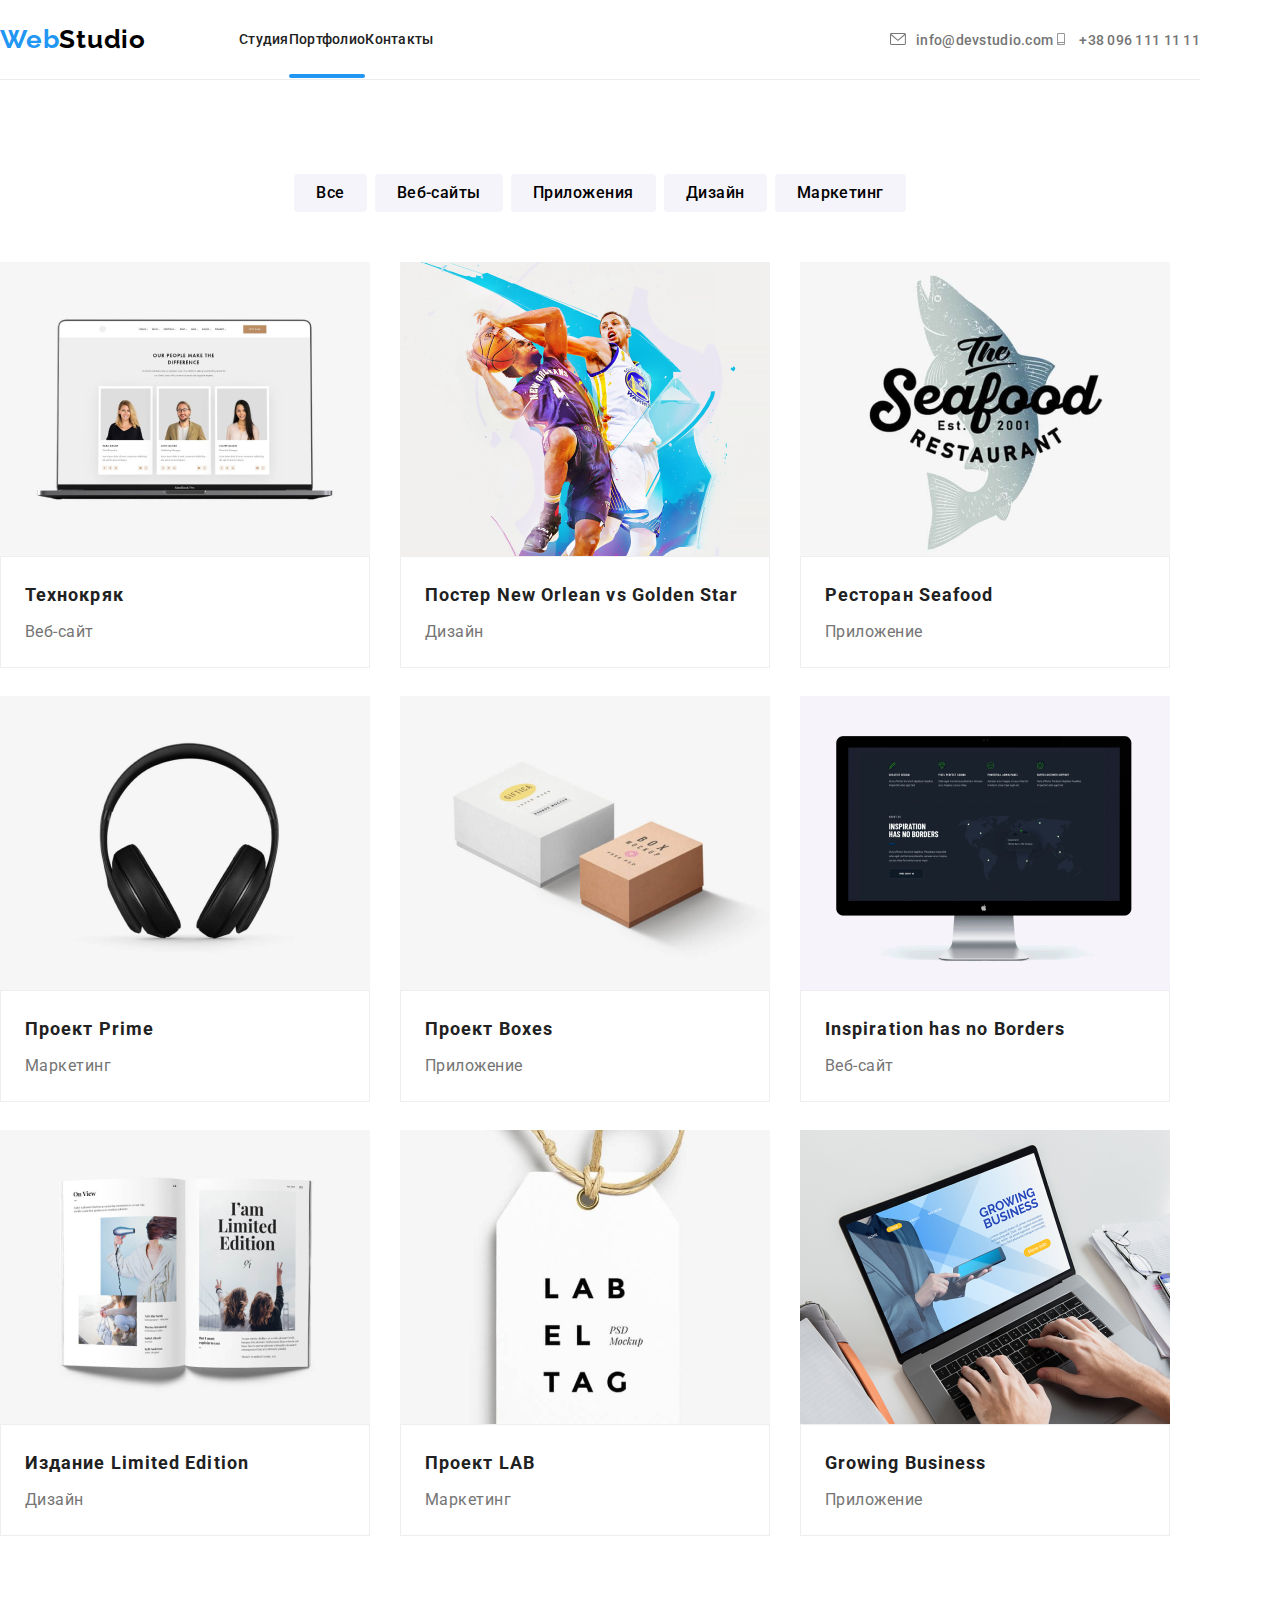
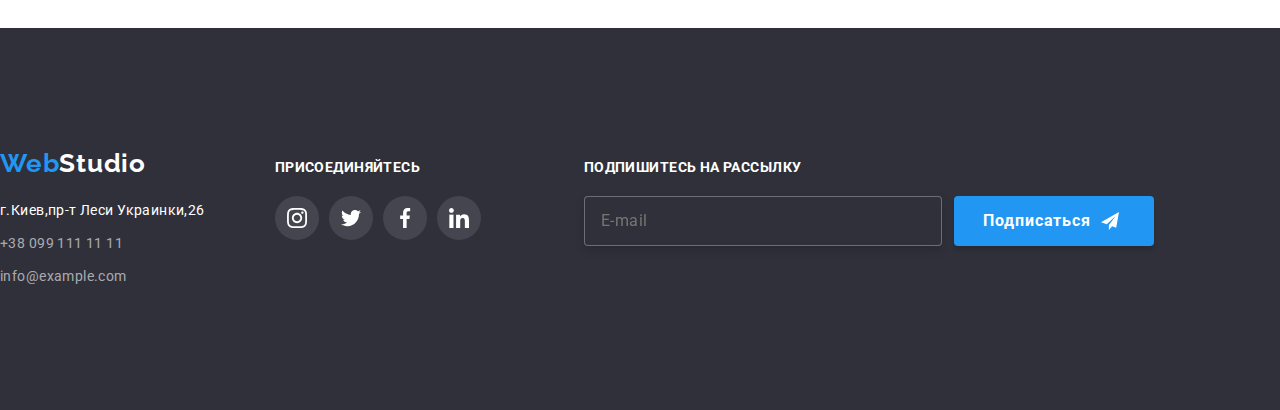
<file: portfolio.html>
<!DOCTYPE html>
<html lang="ru">

<head>
    <meta charset="UTF-8">
    <meta name="viewport" content="width=device-width, initial-scale=1.0">
    <title>Webstudio</title>
    <link rel="stylesheet" href="https://cdnjs.cloudflare.com/ajax/libs/modern-normalize/1.0.0/modern-normalize.min.css">
    <link rel="preconnect" href="https://fonts.gstatic.com">
    <link rel="stylesheet" href="https://fonts.googleapis.com/css2?family=Raleway:wght@700&family=Roboto:wght@400;500;700;900&display=swap">
    <link rel="stylesheet" href="./css/main.min.css">
</head>

<body>
    <header class="header">
        <div class="container">
        <nav class="navigation">
            <a class="logo" href="index.html" aria-label="логотип сайта"><span class="logo-web">Web</span><span class="logo-studio">Studio</span></a>
            <ul class="navigation-list">
                <li class="navigation-list-item">
                    <a class="link" href="./index.html">Студия</a>
                </li>
                <li class="navigation-list-item">
                    <a class="link is-current" href="./portfolio.html">Портфолио</a>
                </li>
                <li class="navigation-list-item">
                    <a class="link" href="#">Контакты</a>
                </li>
            </ul>
        </nav>
            <ul class="contact-list">
                <li class="contact-list-item">
                    <a class="contact-header-mail" href="mailto:info@devstudio.com">
                   <svg class="icon-contacts" width="16" height="12">
                       <use href="./images/sprite.svg#icon-envelope"></use>
                   </svg> 
                    info@devstudio.com</a>
                </li>
                <li class="contact-list-item">
                    <a class="contact-header-tel" href="tel:+380961111111">
                    <svg class="icon-contacts" width="16" height="12">
                        <use href="./images/sprite.svg#icon-smartphone"></use>
                    </svg> 
                    +38 096 111 11 11</a>
                </li>
            </ul>
    </div>
    </header>
    <!--Образцы работ-->
    <section class="portfolio section">
        <div class="container">
        <h1 class="visually-hidden">Портфолио работ</h1>
    <ul class="button-list">
    <li class="button-list-item">
            <button class="filtr-btn" type="button">Все</button>
    </li>
    <li class="button-list-item">
            <button class="filtr-btn" type="button">Веб-сайты</button>
    </li>
    <li class="button-list-item">
            <button class="filtr-btn" type="button">Приложения</button>
    </li>
    <li class="button-list-item">
            <button class="filtr-btn" type="button">Дизайн</button>
    </li>
    <li class="button-list-item">
            <button class="filtr-btn" type="button">Маркетинг</button>
    </li>
    </ul>
    
        <ul class="portfolio-list">
        <li class="portfolio-list-item">
            <a class="portfolio-list-link" href=""> <div class="overbox"><img src="./images/project1.png" alt="страница сайта">
                <p class="overlay-text">Технокряк это современная площадка распространения коронавируса. Компании используют эту платформу для цифрового шпионажа и атак на защищённые сервера конкурентов.</p>
            </div>
                <div class="portfolio-list-wrapper">
            <h2 class="portfolio-title">Технокряк</h2>
            <p class="portfolio-description">Веб-сайт</p>
        </div>
        </a>
            </li>
        <li class="portfolio-list-item">
            <a class="portfolio-list-link" href=""><div class="overbox"><img src="./images/project2.png" alt="постер с баскетболистами">
                <p class="overlay-text">Технокряк это современная площадка распространения коронавируса. Компании используют эту платформу для цифрового шпионажа и атак на защищённые сервера конкурентов.</p>
            </div>
                <div class="portfolio-list-wrapper">
            <h2 class="portfolio-title">Постер New Orlean vs Golden Star</h2>
            <p class="portfolio-description">Дизайн</p> 
        </div>
        </a>
        </li>
        <li class="portfolio-list-item">
            <a class="portfolio-list-link" href=""><div class="overbox"><img src="./images/project3.png" alt="логотип ресторана">
                <p class="overlay-text">Технокряк это современная площадка распространения коронавируса. Компании используют эту платформу для цифрового шпионажа и атак на защищённые сервера конкурентов.</p>
            </div>
                <div class="portfolio-list-wrapper">
            <h2 class="portfolio-title">Ресторан Seafood</h2>
            <p class="portfolio-description">Приложение</p>
        </div>
        </a>
        </li>
        <li class="portfolio-list-item">
            <a class="portfolio-list-link" href=""><div class="overbox"><img src="./images/project4.png" alt="наушники">
                <p class="overlay-text">Технокряк это современная площадка распространения коронавируса. Компании используют эту платформу для цифрового шпионажа и атак на защищённые сервера конкурентов.</p>
            </div>
                <div class="portfolio-list-wrapper">
            <h2 class="portfolio-title">Проект Prime</h2>
            <p class="portfolio-description">Маркетинг</p>
        </div>
        </a>
        </li>
        <li class="portfolio-list-item">
            <a class="portfolio-list-link" href=""><div class="overbox"><img src="./images/project5.png" alt="коробки">
                <p class="overlay-text">Технокряк это современная площадка распространения коронавируса. Компании используют эту платформу для цифрового шпионажа и атак на защищённые сервера конкурентов.</p>
            </div>
                <div class="portfolio-list-wrapper">
            <h2 class="portfolio-title">Проект Boxes</h2>
            <p class="portfolio-description">Приложение</p>
        </div>
        </a>
        </li>
        <li class="portfolio-list-item">
            <a class="portfolio-list-link" href=""><div class="overbox"><img src="./images/project6.png" alt="монитор">
            <p class="overlay-text">Технокряк это современная площадка распространения коронавируса. Компании используют эту платформу для цифрового шпионажа и атак на защищённые сервера конкурентов.</p>
            </div>
                <div class="portfolio-list-wrapper">
            <h2 class="portfolio-title">Inspiration has no Borders</h2>
            <p class="portfolio-description">Веб-сайт</p>
        </div>
        </a>
        </li>  
        <li class="portfolio-list-item">
                <a class="portfolio-list-link" href=""><div class="overbox"><img src="./images/project7.png" alt="журнал">
                <p class="overlay-text">Технокряк это современная площадка распространения коронавируса. Компании используют эту платформу для цифрового шпионажа и атак на защищённые сервера конкурентов.</p>
                </div>
                    <div class="portfolio-list-wrapper">
            <h2 class="portfolio-title">Издание Limited Edition</h2>
            <p class="portfolio-description">Дизайн</p>
        </div>
    </a>
        </li>
        <li class="portfolio-list-item">
            <a class="portfolio-list-link" href=""><div class="overbox"><img src="./images/project8.png" alt="лейбл">
            <p class="overlay-text">Технокряк это современная площадка распространения коронавируса. Компании используют эту платформу для цифрового шпионажа и атак на защищённые сервера конкурентов.</p>
            </div>
                <div class="portfolio-list-wrapper">
            <h2 class="portfolio-title">Проект LAB</h2>
            <p class="portfolio-description">Маркетинг</p>
        </div>
        </a>
        </li>
        <li class="portfolio-list-item">
            <a class="portfolio-list-link" href=""><div class="overbox"><img src="./images/project9.png" alt="ноутбук"> 
                <p class="overlay-text">Технокряк это современная площадка распространения коронавируса. Компании используют эту платформу для цифрового шпионажа и атак на защищённые сервера конкурентов.</p>
            </div>
                <div class="portfolio-list-wrapper">
            <h2 class="portfolio-title">Growing Business</h2>
            <p class="portfolio-description">Приложение</p>
            </div>
    </a>
        </li>
        </ul>
    </div>
    </section>
    <footer class="footer">
        <div class="container">
            <div class="adress-data">
        <a class="logo" href="index.html" aria-label="логотип сайта"><span class="logo-web">Web</span><span class="footer-logo-studio">Studio</span></a>
            <address class="contact">
            <ul class="footer-list">
                <li class="footer-list-item">
                    <a class="contact-footer-map" href="https://goo.gl/maps/qUGpPfvDJCCiq8hw5" target="_blank">г.Киев,пр-т Леси Украинки,26</a>
                </li>
                <li class="footer-list-item">
                    <a class="contact-footer-tel" href="tel:+380991111111">+38 099 111 11 11</a>
                </li>
                <li class="footer-list-it">
                    <a class="contact-footer-mail" href="mailto:info@example.com">info@example.com</a>
                </li>
            </ul>
        </address>
    </div>
        <div class="social_links">
            <h2 class="social-links-title">Присоединяйтесь</h2>
            <ul class="social__list">
                <li class="social-list__item">
                    <a href="" class="social-list__link">
                        <svg class="social-list__icon" width="20" height="20">
                            <use href="./images/sprite.svg#icon-instagram"></use>
                        </svg>
                    </a>
                </li>
                <li class="social-list__item">
                    <a href="" class="social-list__link">
                        <svg class="social-list__icon" width="20" height="20">
                            <use href="./images/sprite.svg#icon-twitter"></use>
                        </svg>
                    </a>
                </li>
                <li class="social-list__item">
                    <a href="" class="social-list__link">
                        <svg class="social-list__icon" width="20" height="20">
                            <use href="./images/sprite.svg#icon-facebook"></use>
                        </svg>
                    </a>
                </li>
                <li class="social-list__item">
                    <a href=""  class="social-list__link">
                        <svg class="social-list__icon" width="20" height="20">
                            <use href="./images/sprite.svg#icon-linkedin"></use>
                        </svg>
                    </a>
                </li>
            </ul>
        </div>
        <div class="mailing-box">
            <p class="mailing-title">Подпишитесь на рассылку</p>  
             <form action="#" class="mailing-form">
                <label for="mail" class="form-label">
                <input type="email" class="form-input" name="mail" id="mail" placeholder="E-mail"></label>
                <button class="send-button" type="submit">Подписаться
                <svg class="mailing-icon" width="24" height="24">
                    <use href="./images/sprite.svg#icon-send"></use>
                          </svg> 
                        </button>
                        </form>
                    </div>
    </footer>
</body>

</html>
</file>
<file: css/main.min.css>
.visually-hidden{position:absolute;width:1px;height:1px;margin:-1px;border:0;padding:0;white-space:nowrap;clip-path:inset(100%);clip:rect(0 0 0 0);overflow:hidden}:root{--accent-color: #2196f3;--second-color: #ffffff;--text-color: #757575;--title-color: #212121;--background-color: #2f303a;--second-background: #f5f4fa;--icon-color: #afb1b8;--black-color: #000;--header-bottom: #ececec;--portfolio-wrapper: #eeeeee;--main-font: "Roboto", sans-serif;--second-font: "Raleway", sans-serif;--time-function: cubic-bezier(0.4, 0, 0.2, 1)}body{font-family:var(--main-font)}.contact{font-style:normal}a{text-decoration:none}h1,h2,h3,h4,h5,h6{margin:0}ul{margin:0;padding:0;list-style:none}p{margin:0}img{display:block}.container{width:100%}@media screen and (min-width: 480px){.container{max-width:480px}}@media screen and (min-width: 768px){.container{max-width:768px}}@media screen and (min-width: 1200px){.container{max-width:1200px}}.section{padding:94px 0px}.backdrop{position:fixed;left:0;top:0;width:100%;height:100%;background-color:rgba(0,0,0,0.2);transition:transform 250ms var(--time-function)}.modal{position:absolute;top:50%;left:50%;transform:translate(-50%, -50%) scale(1);width:528px;min-height:581px;background-color:var(--second-color);padding:40px;transition:transform 250ms var(--time-function)}.backdrop.is-hidden .modal{transform:translate(-50%, -50%) scale(0)}.close-btn{position:absolute;top:8px;right:8px;width:30px;height:30px;background-color:var(--second-color);border:1px solid rgba(0,0,0,0.1);border-radius:50%;cursor:pointer;display:flex;align-items:center;justify-content:center}.is-hidden{opacity:0;visibility:hidden;pointer-events:none}.modal-form{display:flex;flex-direction:column}.form-input-field{width:100%;height:40px;padding-left:42px;border:1px solid rgba(33,33,33,0.2);border-radius:4px;transition:border-color 250ms var(--time-function)}.form-input-field:focus{outline:none;border-color:var(--accent-color)}.form-title{font-family:var(--main-font);font-weight:700;font-size:20px;line-height:1.15;text-align:center;letter-spacing:0.03em;margin-bottom:12px}.send-btn{width:200px;height:50px;background:var(--accent-color);box-shadow:0px 4px 4px rgba(0,0,0,0.15);border-radius:4px;color:var(--second-color);font-family:var(--main-font);font-weight:700;font-size:16px;line-height:1.15;letter-spacing:0.06em;margin:0 auto;transition:all 250ms var(--time-function)}.form-label{font-family:var(--main-font);font-weight:400;font-size:12px;line-height:1.16;letter-spacing:0.01em;color:var(--text-color);margin-bottom:10px}.form-icon{position:absolute;top:50%;left:12px;transform:translateY(-50%);transition:fill 250ms var(--time-function)}.form-input-field:focus+.form-icon{fill:var(--accent-color)}.form-wrapper{position:relative;display:block;margin-top:4px}.modal-form-message{width:100%;height:120px;border:1px solid rgba(33,33,33,0.2);border-radius:4px;padding:12px 16px;resize:none;font-family:var(--main-font);font-weight:400;font-size:14px;line-height:1.14;letter-spacing:0.01em;margin-top:4px;margin-bottom:20px}.modal-form-message:focus{outline:none;border-color:var(--accent-color);transition:border-color 250ms var(--time-function)}.modal-form-message:focus::placeholder{color:rgba(117,117,117,0.5)}.text-label{font-family:var(--main-font);font-weight:400;font-size:12px;line-height:1.16;letter-spacing:0.01em;color:var(--text-color)}.policy-link{color:var(--accent-color);text-decoration:underline;text-decoration-color:var(--accent-color);text-decoration-skip-ink:none}.policy-form-text{display:flex;text-align:center;align-items:center;justify-content:center;font-weight:400;font-size:14px;line-height:1.71;letter-spacing:0.03em;margin-bottom:30px;color:var(--text-color)}.policy-form-text::before{content:"";display:inline-block;width:16px;height:15px;border:2px solid var(--black-color);border-radius:2px;margin-right:8px}.policy-form-inp:checked+.policy-form-text::before{background-color:var(--accent-color);border-color:var(--accent-color);background-image:url("../sprite/check.svg")}.form-input{width:358px;height:50px;padding:15px 16px;font-family:var(--main-font);font-weight:400;font-size:16px;line-height:1.25;letter-spacing:0.03em;color:rgba(255,255,255,0.6);background:var(--background-color);border:1px solid rgba(255,255,255,0.3);box-sizing:border-box;filter:drop-shadow(0px 4px 4px rgba(0,0,0,0.15));border-radius:4px}.send-button{width:200px;height:50px;background-color:var(--accent-color);box-shadow:0px 4px 4px rgba(0,0,0,0.15);border-radius:4px;font-weight:700;font-size:16px;line-height:1.875;display:flex;text-align:center;align-items:center;letter-spacing:0.06em;color:var(--second-color);border:none;cursor:pointer;margin-left:12px;padding-top:10px;padding-bottom:10px;padding-left:29px;padding-right:28px;transition:all 250ms var(--time-function)}.mailing-icon{fill:var(--second-color);width:18px;height:18px;margin-left:10px}.logo{font-family:var(--second-font);font-weight:700;font-size:26px;line-height:1.192;letter-spacing:0.03em}.logo-web{color:var(--accent-color)}.logo-studio{color:var(--black-color)}.link,.contact-header-tel,.contact-header-mail{font-family:var(--main-font);font-weight:500;font-size:14px;line-height:1.142;letter-spacing:0.02em;color:var(--title-color);transition:color 250ms var(--time-function)}.link{position:relative}.link:hover,.link:focus{color:var(--accent-color)}.is-current::after{content:"";width:100%;height:4px;background:var(--accent-color);border-radius:2px;position:absolute;bottom:-31px;left:0}.navigation-list .link .is-current{color:var(--accent-color)}.contact-header-tel{color:var(--text-color);display:flex;align-items:center}.contact-header-tel:hover,.contact-header-tel:focus{color:var(--accent-color)}.contact-header-mail{color:var(--text-color);display:flex;align-items:center}.contact-header-mail:hover,.contact-header-mail:focus{color:var(--accent-color)}.navigation{display:flex;align-items:center}.navigation-list{display:flex}.contact-list{display:flex}.contact-list-item{display:flex;align-items:center;justify-content:center}.header .logo{margin-right:93px}.header .contact-list{margin-left:auto}.header .container{display:flex;align-items:center;justify-content:center;padding-top:24px;padding-bottom:24px;border-bottom:1px solid var(--header-bottom)}.icon-contacts{margin-right:10px;fill:var(--text-color);transition:fill 250ms var(--time-function)}.contact-header-mail:focus .icon-contacts,.contact-header-mail:hover .icon-contacts,.contact-header-tel:hover .icon-contacts,.contact-header-tel:focus .icon-contacts{fill:var(--accent-color)}.hero{padding-top:118px;padding-bottom:118px;background-image:linear-gradient(rgba(47,48,58,0.4), rgba(47,48,58,0.4)),url("../images/h_mob1x.jpg");background-repeat:no-repeat;background-position:center top;background-size:480px 400px}@media screen and (min-device-pixel-ratio: 2) and (min-width: 320px) and (max-width: 767px), screen and (min-resolution: 192dpi) and (min-width: 320px) and (max-width: 767px), screen and (min-resolution: 2dppx) and (min-width: 320px) and (max-width: 767px){.hero{background-image:linear-gradient(rgba(47,48,58,0.4), rgba(47,48,58,0.4)),url("../images/h_mob2x.jpg");background-repeat:no-repeat;background-position:center}}.main-title{font-family:var(--main-font);font-weight:900;font-size:26px;line-height:1.615;letter-spacing:0.06em;text-transform:uppercase;color:var(--second-color);margin-bottom:30px}.modal-btn{min-width:200px;height:50px;background:var(--accent-color);box-shadow:0px 4px 4px rgba(0,0,0,0.15);border-radius:4px;font-weight:700;font-size:16px;line-height:1.875;display:flex;text-align:center;align-items:center;letter-spacing:0.06em;cursor:pointer;padding:10px 32px;margin:auto;color:var(--second-color)}.hero-list{display:flex;flex-direction:column;align-items:center;text-align:center}.hero{margin-bottom:78px}@media screen and (min-width: 768px) and (max-width: 1199px){.hero{background-image:linear-gradient(rgba(47,48,58,0.4), rgba(47,48,58,0.4)),url("../images/h_tab1x.jpg");background-repeat:no-repeat;background-position:center top;background-size:768px 400px}.hero{margin-bottom:60px}}@media screen and (min-device-pixel-ratio: 2) and (min-width: 768px) and (max-width: 1199px), screen and (min-resolution: 192dpi) and (min-width: 768px) and (max-width: 1199px), screen and (min-resolution: 2dppx) and (min-width: 768px) and (max-width: 1199px){.hero{background-image:linear-gradient(rgba(47,48,58,0.4), rgba(47,48,58,0.4)),url("../images/h_tab2x.jpg");background-repeat:no-repeat;background-position:center top;background-size:768px 400px}}@media screen and (min-width: 1200px){.hero{padding-top:200px;padding-bottom:200px;background-image:linear-gradient(rgba(47,48,58,0.4), rgba(47,48,58,0.4)),url("../images/hero_desk-1x.jpg");background-repeat:no-repeat;background-size:1600px 600px}.main-title{max-width:696px;font-size:44px;line-height:1.875}}@media screen and (min-device-pixel-ratio: 2) and (min-width: 1200px), screen and (min-resolution: 192dpi) and (min-width: 1200px), screen and (min-resolution: 2dppx) and (min-width: 1200px){.hero{background-image:linear-gradient(rgba(47,48,58,0.4), rgba(47,48,58,0.4)),url("../images/hero_desk-2x.jpg");background-repeat:no-repeat;background-size:1600px 600px}}@media screen and (min-width: 480px) and (max-width: 767px){.features-list{display:flex;flex-direction:column}.features-list-item{width:450px;height:226px;margin-bottom:30px}.features-title{font-weight:700;font-size:14px;line-height:1.142;letter-spacing:0.03em;text-transform:uppercase;color:var(--title-color);margin-bottom:10px;text-align:center}.features-description{max-width:450px;font-weight:400;font-size:14px;line-height:1.71;letter-spacing:0.03em;color:var(--text-color)}.thumb{width:420px;height:120px;background:var(--second-background);border-radius:4px;margin-bottom:30px;display:flex;justify-content:center;align-items:center}}@media screen and (min-width: 768px) and (max-width: 1199px){.features-list{display:flex;flex-wrap:wrap}.features-list-item{display:block;width:354px;height:251px;margin-bottom:30px;justify-content:center;flex-basis:calc(100%/2 - 30px)}.features-list-item:nth-child(odd){margin-right:30px}.features-title{font-weight:700;font-size:14px;line-height:1.142;letter-spacing:0.03em;text-transform:uppercase;color:var(--title-color);margin-bottom:10px}.features-description{max-width:354px;font-weight:400;font-size:14px;line-height:1.71;letter-spacing:0.03em;color:var(--text-color)}.thumb{width:354px;height:120px;background:var(--second-background);border-radius:4px;margin-bottom:30px;display:flex;justify-content:center;align-items:center}}@media screen and (min-width: 1200px){.features{padding-top:94px;padding-bottom:94px}.features-list{display:flex}.features-item{margin-right:30px}.features-list-item:not(:last-child){margin-right:30px}.features-title{font-weight:700;font-size:14px;line-height:1.142;letter-spacing:0.03em;text-transform:uppercase;color:var(--title-color);margin-bottom:10px}.features-description{max-width:270px;font-weight:400;font-size:14px;line-height:1.71;letter-spacing:0.03em;color:var(--text-color)}.thumb{width:270px;height:120px;background:var(--second-background);border-radius:4px;margin-bottom:30px;display:flex;justify-content:center;align-items:center}}@media screen and (min-width: 480px) and (max-width: 767px){.our-task{display:none}}@media screen and (min-width: 768px) and (max-width: 1199px){.our-task{display:none}}@media screen and (min-width: 1200px){.our-task{padding-bottom:97px}.task .container{margin-bottom:50px}.task-item{display:flex}.task-title{font-weight:700;font-size:36px;line-height:1.166;letter-spacing:0.03em;color:var(--title-color);text-align:center;margin-bottom:50px}.task-item-list{position:relative}.task-item-list:not(:last-child){margin-right:30px}.undertitle{font-family:var(--main-font);font-size:14px;line-height:1.14;font-weight:700;letter-spacing:0.03em;text-transform:uppercase;color:var(--second-color);width:370px;height:70px;background-color:rgba(47,48,58,0.8);position:absolute;bottom:0;left:0;display:flex;text-align:center;align-items:center;justify-content:center}}.team-section{background-color:#f5f4fa;margin-left:auto;margin-right:auto;padding:60px 0px}@media screen and (min-width: 1200px){.team-section{padding:94px 0px}}.team-title{margin-top:0px;margin-bottom:30px;font-weight:700;font-size:28px;line-height:1.18;text-align:center;letter-spacing:0.03em;color:var(--title-color)}@media screen and (min-width: 1200px){.team-title{margin-bottom:50px;font-size:36px}}.team-item{margin-top:0px;padding-left:0px;margin-bottom:0px}@media screen and (min-width: 768px){.team-item{display:flex;flex-wrap:wrap}}.team-item-list{margin-bottom:30px;max-width:450px;font-size:0;background-color:var(--white-color);box-shadow:0px 1px 3px rgba(0,0,0,0.12),0px 1px 1px rgba(0,0,0,0.14),0px 2px 1px rgba(0,0,0,0.2);border-radius:0px 0px 4px 4px;padding-bottom:24px}.team-item-list:last-child{margin-bottom:0}@media screen and (min-width: 768px){.team-item-list{margin-right:30px;width:354px}}@media screen and (min-width: 768px) and (max-width: 1199px){.team-item-list:nth-child(2n){margin-right:0}.team-item-list:nth-last-child(-n+2){margin-bottom:0}}@media screen and (min-width: 1200px){.team-item-list{width:270px;padding-bottom:30px;margin-bottom:0}.team-item-list:last-child{margin-right:0}}.team-name{margin-top:30px;margin-bottom:10px;font-weight:500;font-size:16px;line-height:1.19;text-align:center;letter-spacing:0.03em}.team-designation{margin-top:0px;margin-bottom:16px;font-style:normal;font-weight:400;font-size:16px;line-height:1.19;text-align:center;letter-spacing:0.03em}.social-list{margin:auto;max-width:206px;font-size:0px}.social-list-item{display:inline-flex;margin-left:10px;width:44px;height:44px;border-radius:50%;border:none;color:#afb1b8}.social-list-item:first-child{margin-left:0px}@media screen and (min-width: 1200px){.social-list-item:hover,.social-list-item:focus{background-color:#2196f3;color:#ffffff}}.about--icon{fill:currentColor;margin:auto}.our-customer{background:var(--second-color);padding-bottom:94px;padding-top:94px}.customer-list{display:flex}.customer-list-item:not(:last-child){margin-right:30px}.our-customer-title{font-family:var(--main-font);font-weight:700;font-size:36px;line-height:1.16;text-align:center;letter-spacing:0.03em;color:var(--title-color);margin-bottom:50px}.customer-list-link{display:flex;justify-content:center;align-items:center;width:170px;height:90px;border:1px solid var(--icon-color);box-sizing:border-box;border-radius:4px;background-color:var(--second-color);transition:border-color 250ms var(--time-function)}.customer-list-link:hover,.customer-list-link:focus{border-color:var(--accent-color)}.customer-list-icon{fill:var(--icon-color);transition:fill 250ms var(--time-function)}.customer-list-link:hover .customer-list-icon,.customer-list-link:focus .customer-list-icon{fill:var(--accent-color)}.footer{background-color:var(--background-color);padding-top:60px;padding-bottom:60px;display:flex}.footer .container{display:flex;align-items:baseline}.contact{margin-top:20px}.footer-list-item{flex-direction:column;display:flex}.contact-footer-map{font-weight:400;font-size:14px;line-height:1.714;letter-spacing:0.03em;color:var(--second-color)}.contact-footer-tel,.contact-footer-mail{font-weight:400;font-size:14px;line-height:1.714;letter-spacing:0.03em;color:rgba(255,255,255,0.6)}.contact-footer-tel{margin-top:9px;margin-bottom:9px}.social-list__icon{fill:var(--second-color)}.social_links{display:flex;flex-direction:column;margin-left:70px}.social__list{display:flex;align-items:center;justify-content:center}.social-list__link{display:flex;align-items:center;justify-content:center;width:44px;height:44px;border-radius:50%;background-color:rgba(255,255,255,0.1);margin-right:10px;transition:background-color 250ms var(--time-function)}.social-list__link:focus,.social-list__link:hover{background-color:var(--accent-color)}.social-links-title{font-family:var(--main-font);font-size:14px;font-weight:700;line-height:1.14;letter-spacing:0.03em;text-transform:uppercase;color:var(--second-color);margin-bottom:20px}.mailing-box{margin-top:72px;margin-left:93px;margin-bottom:94px;margin-right:0}.mailing-title{font-family:var(--main-font);font-weight:700;font-size:14px;line-height:1.14;letter-spacing:0.03em;text-transform:uppercase;color:var(--second-color);margin-bottom:20px}.mailing-form{display:flex}.button-list{display:flex;margin-bottom:50px;height:38px;justify-content:center}.button-list-item:not(:last-child){margin-right:8px}.filtr-btn{font-family:var(--main-font);height:38px;background:var(--second-background);border:none;padding:6px 22px;border-radius:4px;cursor:pointer;font-weight:500;font-size:16px;line-height:1.625;text-align:center;letter-spacing:0.03em;transition:background-color 250ms var(--time-function),color 250ms var(--time-function),box-shadow 250ms var(--time-function)}.filtr-btn:hover,.filtr-btn:focus{background-color:var(--accent-color);color:var(--second-color);box-shadow:0px 3px 1px rgba(0,0,0,0.1),0px 1px 2px rgba(0,0,0,0.08),0px 2px 2px rgba(0,0,0,0.12)}.portfolio-list{display:flex;flex-wrap:wrap;margin-right:-30px;margin-bottom:-30px}.portfolio-list-item{width:370px;height:404px;margin-right:30px;margin-bottom:30px}.portfolio-list-item:nth-child(3n){margin-right:0}.portfolio-list-item:nth-last-child(-n+3n){margin-bottom:0}.portfolio-list-wrapper{padding:20px 24px;background:var(--second-color);border:1px solid var(--portfolio-wrapper)}.portfolio-title{font-weight:700;font-size:18px;line-height:2;letter-spacing:0.06em;color:var(--title-color);margin-bottom:4px}.portfolio-description{font-weight:400;font-size:16px;line-height:1.875;letter-spacing:0.03em;color:var(--text-color)}.footer-logo-studio{color:var(--second-color)}.portfolio-list-link{display:block;transition:box-shadow 250ms var(--time-function)}.portfolio-list-link:hover,.portfolio-list-link:focus{box-shadow:0px 4px 4px rgba(0,0,0,0.25)}.overbox{position:relative;overflow:hidden}.overlay-text{display:block;top:0;left:0;width:100%;height:100%;background-color:rgba(33,150,243,0.9);padding:63px 24px;font-family:var(--main-font);font-weight:400;font-size:18px;line-height:1.6;letter-spacing:0.03em;color:var(--second-color);position:absolute;transform:translateY(100%);transition:transform 250ms var(--time-function)}.portfolio-list-link:hover .overlay-text,.portfolio-list-link:focus .overlay-text{transform:translateY(0)}
/*# sourceMappingURL=main.min.css.map */
</file>
